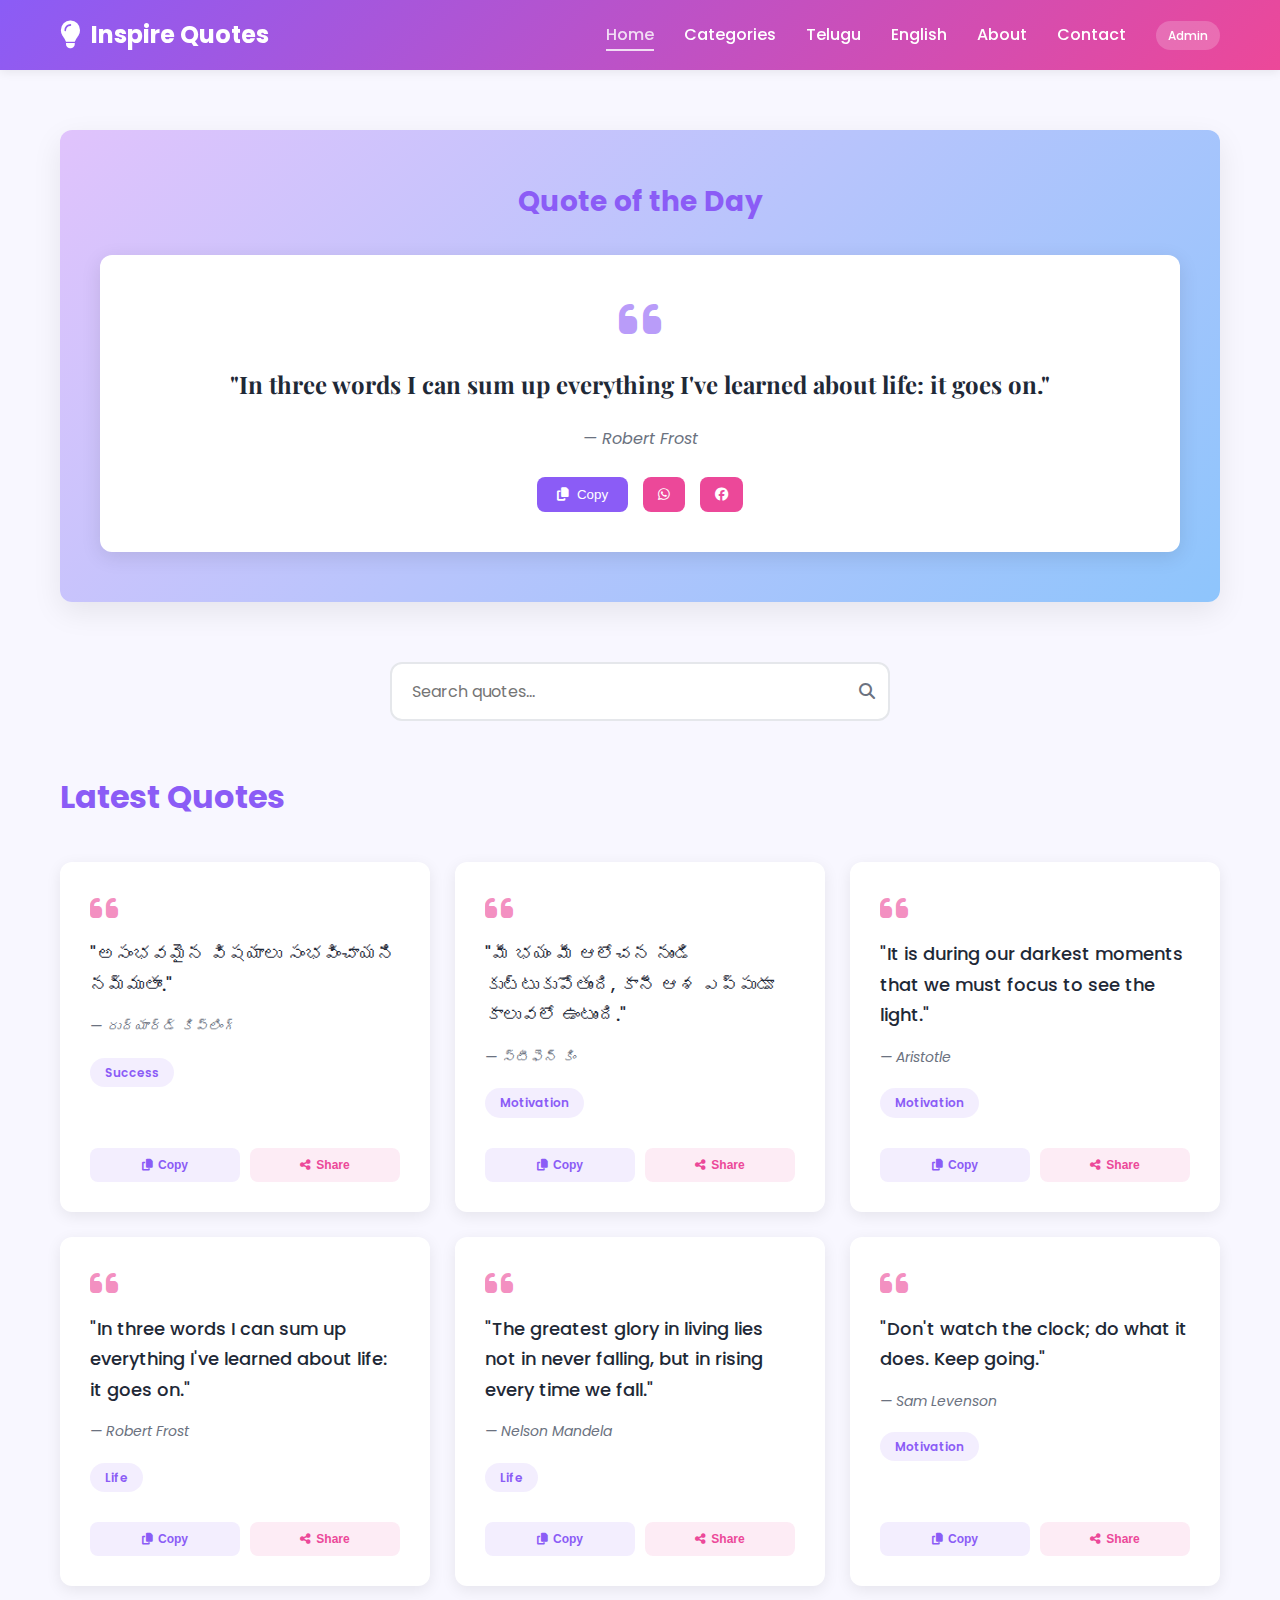
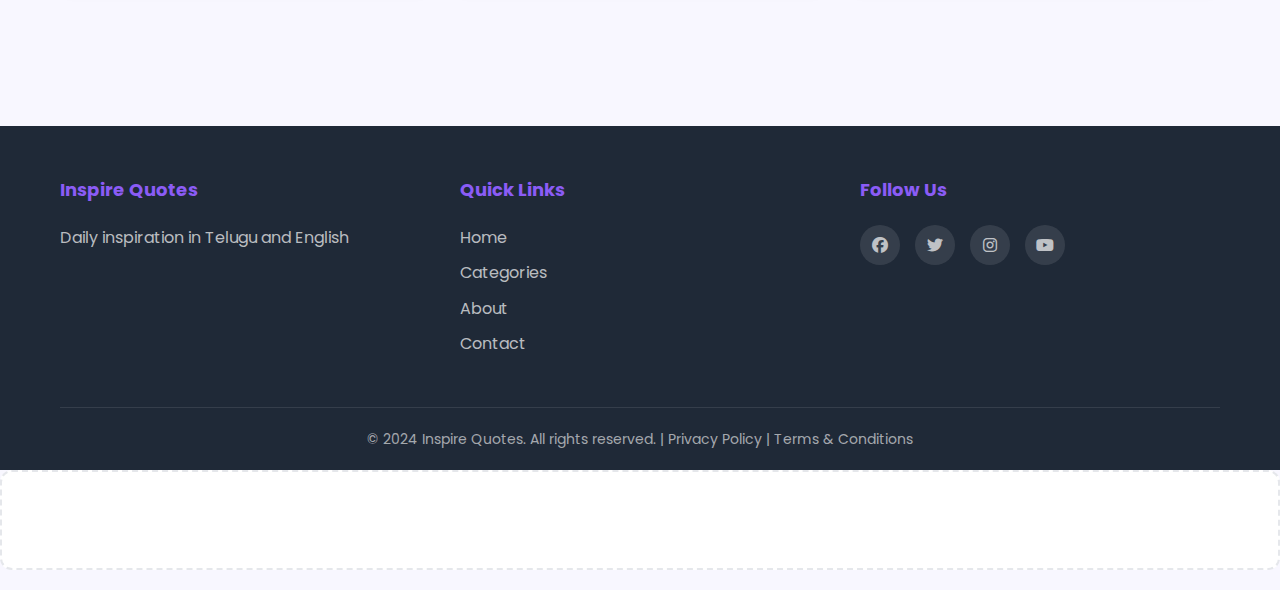
<file: index.html>
<!DOCTYPE html>
<html lang="en">
<head>
    <meta charset="UTF-8">
    <meta name="viewport" content="width=device-width, initial-scale=1.0">
    <meta name="description" content="Inspire Quotes - A collection of inspiring quotes in Telugu and English. Find motivation, love, life, friendship, and success quotes daily.">
    <meta name="keywords" content="quotes, Telugu quotes, English quotes, motivation, inspiration, love quotes, success">
    <meta name="author" content="Inspire Quotes">
    <meta name="robots" content="index, follow">
    <meta property="og:title" content="Inspire Quotes - Daily Inspiration">
    <meta property="og:description" content="Explore inspiring quotes in Telugu and English">
    <meta property="og:type" content="website">
    
    <title>Inspire Quotes - Daily Inspiration in Telugu & English</title>
    <link rel="stylesheet" href="styles.css">
    <link rel="stylesheet" href="https://cdnjs.cloudflare.com/ajax/libs/font-awesome/6.4.0/css/all.min.css">
    <link href="https://fonts.googleapis.com/css2?family=Poppins:wght@300;400;500;600;700&family=Playfair+Display:wght@700&display=swap" rel="stylesheet">
</head>
<body>
    <!-- Navigation -->
    <nav class="navbar">
        <div class="container">
            <div class="nav-content">
                <div class="logo">
                    <i class="fas fa-lightbulb"></i>
                    <span>Inspire Quotes</span>
                </div>
                <div class="menu-toggle" id="menuToggle">
                    <span></span>
                    <span></span>
                    <span></span>
                </div>
                <ul class="nav-menu" id="navMenu">
                    <li><a href="#" onclick="showPage('home')" class="active">Home</a></li>
                    <li><a href="#" onclick="showPage('categories')">Categories</a></li>
                    <li><a href="#" onclick="showPage('telugu')">Telugu</a></li>
                    <li><a href="#" onclick="showPage('english')">English</a></li>
                    <li><a href="#" onclick="showPage('about')">About</a></li>
                    <li><a href="#" onclick="showPage('contact')">Contact</a></li>
                    <li><a href="#" onclick="showPage('admin')" class="admin-link">Admin</a></li>
                </ul>
            </div>
        </div>
    </nav>

    <!-- Main Content -->
    <main class="main-content">
        <div class="container">
            <!-- Home Page -->
            <div id="home" class="page active">
                <!-- Daily Featured Quote -->
                <section class="featured-quote">
                    <div class="featured-content">
                        <h2>Quote of the Day</h2>
                        <div class="featured-quote-card" id="featuredQuote">
                            <i class="fas fa-quote-left quote-icon"></i>
                            <p id="featuredText"></p>
                            <p id="featuredAuthor"></p>
                            <div class="featured-buttons">
                                <button onclick="copyFeaturedQuote()" class="btn-copy"><i class="fas fa-copy"></i> Copy</button>
                                <button onclick="shareFeaturedQuote('whatsapp')" class="btn-share"><i class="fab fa-whatsapp"></i></button>
                                <button onclick="shareFeaturedQuote('facebook')" class="btn-share"><i class="fab fa-facebook"></i></button>
                            </div>
                        </div>
                    </div>
                </section>

                <!-- Search Bar -->
                <section class="search-section">
                    <div class="search-container">
                        <input type="text" id="searchInput" placeholder="Search quotes..." onkeyup="searchQuotes()">
                        <i class="fas fa-search"></i>
                    </div>
                </section>

                <!-- Latest Quotes -->
                <section class="quotes-section">
                    <h2>Latest Quotes</h2>
                    <div class="quotes-grid" id="latestQuotes">
                        <!-- Quotes will be loaded here -->
                    </div>
                </section>
            </div>

            <!-- Categories Page -->
            <div id="categories" class="page">
                <h1>Browse by Category</h1>
                <div class="categories-grid">
                    <div class="category-card" onclick="filterByCategory('motivation')">
                        <i class="fas fa-fire"></i>
                        <h3>Motivation</h3>
                    </div>
                    <div class="category-card" onclick="filterByCategory('love')">
                        <i class="fas fa-heart"></i>
                        <h3>Love</h3>
                    </div>
                    <div class="category-card" onclick="filterByCategory('life')">
                        <i class="fas fa-leaf"></i>
                        <h3>Life</h3>
                    </div>
                    <div class="category-card" onclick="filterByCategory('friendship')">
                        <i class="fas fa-handshake"></i>
                        <h3>Friendship</h3>
                    </div>
                    <div class="category-card" onclick="filterByCategory('success')">
                        <i class="fas fa-trophy"></i>
                        <h3>Success</h3>
                    </div>
                </div>
                <div class="quotes-grid" id="categoryQuotes">
                    <!-- Category quotes will be loaded here -->
                </div>
            </div>

            <!-- Telugu Quotes Page -->
            <div id="telugu" class="page">
                <h1>తెలుగు కోట్‌లు (Telugu Quotes)</h1>
                <div class="language-filter">
                    <select id="teluguCategoryFilter" onchange="filterTeluguByCategory()">
                        <option value="">All Categories</option>
                        <option value="motivation">Motivation</option>
                        <option value="love">Love</option>
                        <option value="life">Life</option>
                        <option value="friendship">Friendship</option>
                        <option value="success">Success</option>
                    </select>
                </div>
                <div class="quotes-grid" id="teluguQuotes">
                    <!-- Telugu quotes will be loaded here -->
                </div>
            </div>

            <!-- English Quotes Page -->
            <div id="english" class="page">
                <h1>English Quotes</h1>
                <div class="language-filter">
                    <select id="englishCategoryFilter" onchange="filterEnglishByCategory()">
                        <option value="">All Categories</option>
                        <option value="motivation">Motivation</option>
                        <option value="love">Love</option>
                        <option value="life">Life</option>
                        <option value="friendship">Friendship</option>
                        <option value="success">Success</option>
                    </select>
                </div>
                <div class="quotes-grid" id="englishQuotes">
                    <!-- English quotes will be loaded here -->
                </div>
            </div>

            <!-- About Page -->
            <div id="about" class="page">
                <h1>About Inspire Quotes</h1>
                <div class="about-content">
                    <div class="about-section">
                        <h2><i class="fas fa-lightbulb"></i> Our Mission</h2>
                        <p>At Inspire Quotes, we believe that the right words at the right time can transform lives. Our mission is to provide you with daily inspiration through carefully curated quotes in Telugu and English.</p>
                    </div>
                    <div class="about-section">
                        <h2><i class="fas fa-globe"></i> Bilingual Collection</h2>
                        <p>We offer quotes in both Telugu and English to ensure that we reach a wider audience. Whether you prefer quotes in your native language or want to practice English, we have something for everyone.</p>
                    </div>
                    <div class="about-section">
                        <h2><i class="fas fa-star"></i> Why Choose Us?</h2>
                        <ul>
                            <li>✨ Carefully curated quotes from renowned personalities</li>
                            <li>✨ Easy-to-use interface for finding inspiration</li>
                            <li>✨ Share your favorite quotes with friends and family</li>
                            <li>✨ Daily featured quote to start your day with motivation</li>
                            <li>✨ Category-based browsing for quick discovery</li>
                            <li>✨ Fast, responsive design for all devices</li>
                        </ul>
                    </div>
                </div>
            </div>

            <!-- Contact Page -->
            <div id="contact" class="page">
                <h1>Get in Touch</h1>
                <div class="contact-container">
                    <div class="contact-info">
                        <h2>Contact Information</h2>
                        <div class="info-item">
                            <i class="fas fa-envelope"></i>
                            <div>
                                <p><strong>Email</strong></p>
                                <p><a href="mailto:contact@inspirequotes.com">contact@inspirequotes.com</a></p>
                            </div>
                        </div>
                        <div class="info-item">
                            <i class="fas fa-phone"></i>
                            <div>
                                <p><strong>Phone</strong></p>
                                <p>+91 XXXXXXXXXX</p>
                            </div>
                        </div>
                        <div class="info-item">
                            <i class="fas fa-map-marker-alt"></i>
                            <div>
                                <p><strong>Address</strong></p>
                                <p>Inspire Quotes, India</p>
                            </div>
                        </div>
                    </div>
                    <form class="contact-form" onsubmit="submitContactForm(event)">
                        <div class="form-group">
                            <label for="name">Full Name *</label>
                            <input type="text" id="name" required>
                        </div>
                        <div class="form-group">
                            <label for="email">Email Address *</label>
                            <input type="email" id="email" required>
                        </div>
                        <div class="form-group">
                            <label for="subject">Subject *</label>
                            <input type="text" id="subject" required>
                        </div>
                        <div class="form-group">
                            <label for="message">Message *</label>
                            <textarea id="message" rows="5" required></textarea>
                        </div>
                        <button type="submit" class="btn-submit">Send Message</button>
                    </form>
                </div>
            </div>

            <!-- Admin Panel -->
            <div id="admin" class="page">
                <div class="admin-header">
                    <h1>Admin Panel - Add New Quote</h1>
                    <p class="password-note">Password: admin123</p>
                </div>
                <div class="admin-login" id="adminLogin">
                    <div class="login-form">
                        <h2>Admin Login</h2>
                        <div class="form-group">
                            <label for="adminPassword">Password</label>
                            <input type="password" id="adminPassword" placeholder="Enter admin password">
                        </div>
                        <button onclick="adminLogin()" class="btn-submit">Login</button>
                    </div>
                </div>
                <div class="admin-panel" id="adminPanel" style="display: none;">
                    <form onsubmit="addNewQuote(event)">
                        <div class="form-group">
                            <label for="quoteText">Quote Text *</label>
                            <textarea id="quoteText" required></textarea>
                        </div>
                        <div class="form-group">
                            <label for="quoteAuthor">Author *</label>
                            <input type="text" id="quoteAuthor" required>
                        </div>
                        <div class="form-group">
                            <label for="quoteLanguage">Language *</label>
                            <select id="quoteLanguage" required>
                                <option value="">Select Language</option>
                                <option value="telugu">Telugu</option>
                                <option value="english">English</option>
                            </select>
                        </div>
                        <div class="form-group">
                            <label for="quoteCategory">Category *</label>
                            <select id="quoteCategory" required>
                                <option value="">Select Category</option>
                                <option value="motivation">Motivation</option>
                                <option value="love">Love</option>
                                <option value="life">Life</option>
                                <option value="friendship">Friendship</option>
                                <option value="success">Success</option>
                            </select>
                        </div>
                        <button type="submit" class="btn-submit">Add Quote</button>
                    </form>

                    <div class="admin-section">
                        <h3>Manage Quotes</h3>
                        <div class="quotes-list" id="quotesList">
                            <!-- Quotes list will be displayed here -->
                        </div>
                    </div>
                </div>
            </div>
        </div>
    </main>

    <!-- Footer -->
    <footer class="footer">
        <div class="container">
            <div class="footer-content">
                <div class="footer-section">
                    <h3>Inspire Quotes</h3>
                    <p>Daily inspiration in Telugu and English</p>
                </div>
                <div class="footer-section">
                    <h3>Quick Links</h3>
                    <ul>
                        <li><a href="#" onclick="showPage('home')">Home</a></li>
                        <li><a href="#" onclick="showPage('categories')">Categories</a></li>
                        <li><a href="#" onclick="showPage('about')">About</a></li>
                        <li><a href="#" onclick="showPage('contact')">Contact</a></li>
                    </ul>
                </div>
                <div class="footer-section">
                    <h3>Follow Us</h3>
                    <div class="social-links">
                        <a href="#" class="social-link"><i class="fab fa-facebook"></i></a>
                        <a href="#" class="social-link"><i class="fab fa-twitter"></i></a>
                        <a href="#" class="social-link"><i class="fab fa-instagram"></i></a>
                        <a href="#" class="social-link"><i class="fab fa-youtube"></i></a>
                    </div>
                </div>
            </div>
            <div class="footer-bottom">
                <p>&copy; 2024 Inspire Quotes. All rights reserved. | <a href="#">Privacy Policy</a> | <a href="#">Terms & Conditions</a></p>
            </div>
        </div>
    </footer>

    <!-- Ad Space (Google AdSense Ready) -->
    <div class="ad-space">
        <!-- Google AdSense code can be inserted here -->
    </div>

    <script src="script.js"></script>
</body>
</html>
</file>
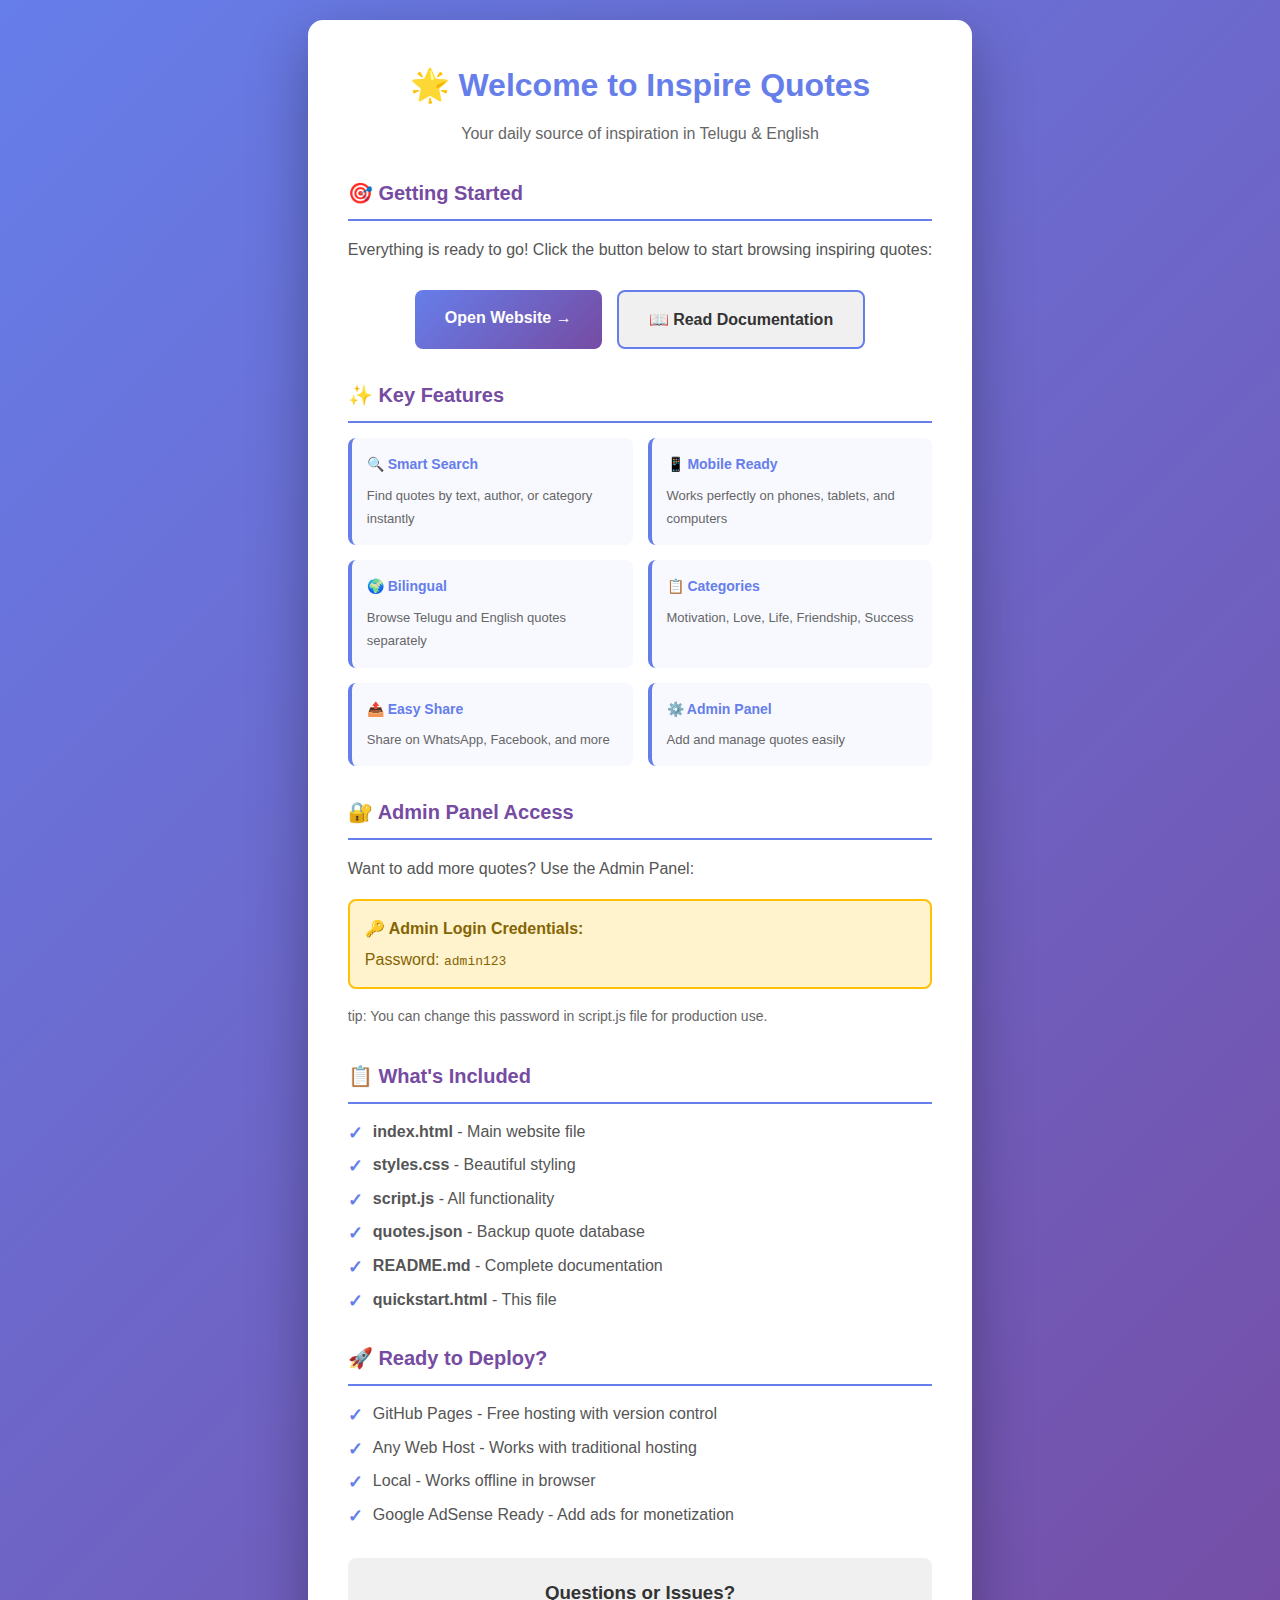
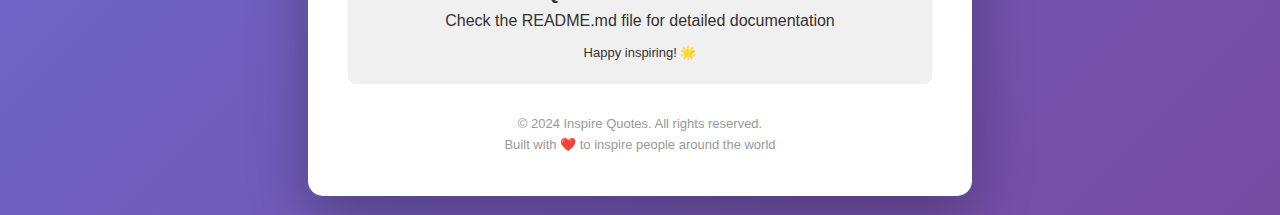
<file: quickstart.html>
<!-- 
    INSPIRE QUOTES - QUICK START GUIDE
    Open this file in any browser to get started instantly
-->
<!DOCTYPE html>
<html lang="en">
<head>
    <meta charset="UTF-8">
    <meta name="viewport" content="width=device-width, initial-scale=1.0">
    <title>Inspire Quotes - Quick Start</title>
    <style>
        * { margin: 0; padding: 0; box-sizing: border-box; }
        body {
            font-family: 'Segoe UI', Tahoma, Geneva, Verdana, sans-serif;
            line-height: 1.6;
            color: #333;
            background: linear-gradient(135deg, #667eea 0%, #764ba2 100%);
            min-height: 100vh;
            display: flex;
            align-items: center;
            justify-content: center;
            padding: 20px;
        }
        .container {
            background: white;
            border-radius: 15px;
            box-shadow: 0 20px 60px rgba(0, 0, 0, 0.3);
            max-width: 800px;
            padding: 40px;
        }
        h1 {
            color: #667eea;
            margin-bottom: 10px;
            text-align: center;
        }
        .subtitle {
            text-align: center;
            color: #666;
            margin-bottom: 30px;
        }
        .section {
            margin-bottom: 30px;
        }
        .section h2 {
            color: #764ba2;
            font-size: 20px;
            margin-bottom: 15px;
            border-bottom: 2px solid #667eea;
            padding-bottom: 10px;
        }
        .section p {
            color: #555;
            margin-bottom: 10px;
            line-height: 1.8;
        }
        .section ul {
            list-style: none;
            padding-left: 0;
        }
        .section li {
            color: #555;
            margin-bottom: 8px;
            padding-left: 25px;
            position: relative;
        }
        .section li:before {
            content: "✓";
            position: absolute;
            left: 0;
            color: #667eea;
            font-weight: bold;
            font-size: 18px;
        }
        .button-group {
            display: flex;
            gap: 15px;
            margin-top: 25px;
            flex-wrap: wrap;
            justify-content: center;
        }
        a {
            display: inline-block;
            padding: 15px 30px;
            border-radius: 8px;
            text-decoration: none;
            font-weight: 600;
            transition: all 0.3s ease;
            text-align: center;
        }
        .btn-primary {
            background: linear-gradient(135deg, #667eea 0%, #764ba2 100%);
            color: white;
            min-width: 150px;
        }
        .btn-primary:hover {
            transform: translateY(-2px);
            box-shadow: 0 5px 20px rgba(102, 126, 234, 0.4);
        }
        .btn-secondary {
            background: #f0f0f0;
            color: #333;
            border: 2px solid #667eea;
            min-width: 150px;
        }
        .btn-secondary:hover {
            background: #667eea;
            color: white;
        }
        .feature-grid {
            display: grid;
            grid-template-columns: repeat(auto-fit, minmax(200px, 1fr));
            gap: 15px;
            margin-top: 15px;
        }
        .feature-card {
            background: #f8f9ff;
            padding: 15px;
            border-radius: 8px;
            border-left: 4px solid #667eea;
        }
        .feature-card h3 {
            color: #667eea;
            margin-bottom: 8px;
            font-size: 14px;
        }
        .feature-card p {
            font-size: 13px;
            color: #666;
            margin: 0;
        }
        .password-box {
            background: #fff3cd;
            border: 2px solid #ffc107;
            border-radius: 8px;
            padding: 15px;
            margin-top: 15px;
            color: #856404;
        }
        .password-box strong {
            display: block;
            margin-bottom: 5px;
        }
        .contact-section {
            background: #f0f0f0;
            padding: 20px;
            border-radius: 8px;
            text-align: center;
            margin-top: 30px;
        }
        .footer {
            text-align: center;
            margin-top: 30px;
            color: #999;
            font-size: 13px;
        }
    </style>
</head>
<body>
    <div class="container">
        <h1>🌟 Welcome to Inspire Quotes</h1>
        <p class="subtitle">Your daily source of inspiration in Telugu & English</p>

        <div class="section">
            <h2>🎯 Getting Started</h2>
            <p>Everything is ready to go! Click the button below to start browsing inspiring quotes:</p>
            <div class="button-group">
                <a href="index.html" class="btn-primary">Open Website →</a>
                <a href="README.md" class="btn-secondary">📖 Read Documentation</a>
            </div>
        </div>

        <div class="section">
            <h2>✨ Key Features</h2>
            <div class="feature-grid">
                <div class="feature-card">
                    <h3>🔍 Smart Search</h3>
                    <p>Find quotes by text, author, or category instantly</p>
                </div>
                <div class="feature-card">
                    <h3>📱 Mobile Ready</h3>
                    <p>Works perfectly on phones, tablets, and computers</p>
                </div>
                <div class="feature-card">
                    <h3>🌍 Bilingual</h3>
                    <p>Browse Telugu and English quotes separately</p>
                </div>
                <div class="feature-card">
                    <h3>📋 Categories</h3>
                    <p>Motivation, Love, Life, Friendship, Success</p>
                </div>
                <div class="feature-card">
                    <h3>📤 Easy Share</h3>
                    <p>Share on WhatsApp, Facebook, and more</p>
                </div>
                <div class="feature-card">
                    <h3>⚙️ Admin Panel</h3>
                    <p>Add and manage quotes easily</p>
                </div>
            </div>
        </div>

        <div class="section">
            <h2>🔐 Admin Panel Access</h2>
            <p>Want to add more quotes? Use the Admin Panel:</p>
            <div class="password-box">
                <strong>🔑 Admin Login Credentials:</strong>
                Password: <code>admin123</code>
            </div>
            <p style="margin-top: 15px; color: #666; font-size: 14px;">
                tip: You can change this password in script.js file for production use.
            </p>
        </div>

        <div class="section">
            <h2>📋 What's Included</h2>
            <ul>
                <li><strong>index.html</strong> - Main website file</li>
                <li><strong>styles.css</strong> - Beautiful styling</li>
                <li><strong>script.js</strong> - All functionality</li>
                <li><strong>quotes.json</strong> - Backup quote database</li>
                <li><strong>README.md</strong> - Complete documentation</li>
                <li><strong>quickstart.html</strong> - This file</li>
            </ul>
        </div>

        <div class="section">
            <h2>🚀 Ready to Deploy?</h2>
            <ul>
                <li>GitHub Pages - Free hosting with version control</li>
                <li>Any Web Host - Works with traditional hosting</li>
                <li>Local - Works offline in browser</li>
                <li>Google AdSense Ready - Add ads for monetization</li>
            </ul>
        </div>

        <div class="contact-section">
            <h3>Questions or Issues?</h3>
            <p>Check the README.md file for detailed documentation</p>
            <p style="margin-top: 10px; font-size: 13px;">
                Happy inspiring! 🌟
            </p>
        </div>

        <div class="footer">
            <p>© 2024 Inspire Quotes. All rights reserved.</p>
            <p>Built with ❤️ to inspire people around the world</p>
        </div>
    </div>
</body>
</html>
</file>
<file: styles.css>
/* ========================================
   Root Styles and Variables
   ======================================== */
:root {
    --color-primary: #8B5CF6;
    --color-secondary: #EC4899;
    --color-accent: #F59E0B;
    --color-light-bg: #F8F7FF;
    --color-white: #FFFFFF;
    --color-text-dark: #1F2937;
    --color-text-light: #6B7280;
    --color-border: #E5E7EB;
    --color-shadow: rgba(0, 0, 0, 0.08);
    --color-success: #10B981;
    --color-danger: #EF4444;
    
    --font-primary: 'Poppins', sans-serif;
    --font-display: 'Playfair Display', serif;
    
    --transition: all 0.3s ease;
    --border-radius: 12px;
}

/* ========================================
   Global Styles
   ======================================== */
* {
    margin: 0;
    padding: 0;
    box-sizing: border-box;
}

html {
    scroll-behavior: smooth;
}

body {
    font-family: var(--font-primary);
    color: var(--color-text-dark);
    background-color: var(--color-light-bg);
    line-height: 1.6;
}

.container {
    max-width: 1200px;
    margin: 0 auto;
    padding: 0 20px;
}

/* ========================================
   Navigation Bar
   ======================================== */
.navbar {
    background: linear-gradient(135deg, var(--color-primary) 0%, var(--color-secondary) 100%);
    padding: 1rem 0;
    position: sticky;
    top: 0;
    z-index: 100;
    box-shadow: 0 2px 10px var(--color-shadow);
}

.nav-content {
    display: flex;
    justify-content: space-between;
    align-items: center;
}

.logo {
    display: flex;
    align-items: center;
    gap: 10px;
    font-size: 24px;
    font-weight: 700;
    color: var(--color-white);
    text-decoration: none;
}

.logo i {
    font-size: 28px;
}

.nav-menu {
    display: flex;
    list-style: none;
    gap: 30px;
    align-items: center;
}

.nav-menu a {
    color: var(--color-white);
    text-decoration: none;
    font-weight: 500;
    transition: var(--transition);
    position: relative;
}

.nav-menu a:hover,
.nav-menu a.active {
    opacity: 0.8;
}

.nav-menu a::after {
    content: '';
    position: absolute;
    bottom: -5px;
    left: 0;
    width: 0;
    height: 2px;
    background: var(--color-white);
    transition: var(--transition);
}

.nav-menu a.active::after {
    width: 100%;
}

.admin-link {
    background: rgba(255, 255, 255, 0.2);
    padding: 6px 12px;
    border-radius: 20px;
    font-size: 12px;
}

.menu-toggle {
    display: none;
    flex-direction: column;
    cursor: pointer;
}

.menu-toggle span {
    width: 25px;
    height: 3px;
    background: white;
    margin: 5px 0;
    border-radius: 3px;
    transition: var(--transition);
}

/* ========================================
   Main Content
   ======================================== */
.main-content {
    min-height: calc(100vh - 200px);
    padding: 60px 0;
}

.page {
    display: none;
    animation: fadeIn 0.5s ease-in;
}

.page.active {
    display: block;
}

@keyframes fadeIn {
    from {
        opacity: 0;
        transform: translateY(10px);
    }
    to {
        opacity: 1;
        transform: translateY(0);
    }
}

/* ========================================
   Featured Quote Section
   ======================================== */
.featured-quote {
    margin-bottom: 60px;
}

.featured-content {
    background: linear-gradient(135deg, #E0C3FC 0%, #8EC5FC 100%);
    border-radius: var(--border-radius);
    padding: 50px 40px;
    text-align: center;
    box-shadow: 0 10px 30px var(--color-shadow);
}

.featured-content h2 {
    color: var(--color-primary);
    margin-bottom: 30px;
    font-size: 28px;
    font-weight: 700;
}

.featured-quote-card {
    background: var(--color-white);
    border-radius: var(--border-radius);
    padding: 40px;
    box-shadow: 0 5px 20px rgba(0, 0, 0, 0.1);
}

.quote-icon {
    font-size: 48px;
    color: var(--color-primary);
    margin-bottom: 20px;
    opacity: 0.6;
}

.featured-quote-card p:first-of-type {
    font-size: 24px;
    font-family: var(--font-display);
    color: var(--color-text-dark);
    margin-bottom: 20px;
    line-height: 1.8;
    font-weight: 700;
}

.featured-quote-card p:last-of-type {
    font-size: 16px;
    color: var(--color-text-light);
    margin-bottom: 25px;
    font-style: italic;
}

.featured-buttons {
    display: flex;
    justify-content: center;
    gap: 15px;
    flex-wrap: wrap;
}

.btn-copy,
.btn-share {
    background: var(--color-primary);
    color: var(--color-white);
    border: none;
    padding: 10px 20px;
    border-radius: 8px;
    cursor: pointer;
    font-weight: 500;
    transition: var(--transition);
    display: flex;
    align-items: center;
    gap: 8px;
}

.btn-copy:hover,
.btn-share:hover {
    transform: translateY(-2px);
    box-shadow: 0 5px 15px rgba(139, 92, 246, 0.4);
}

.btn-share {
    background: var(--color-secondary);
    padding: 10px 15px;
}

.btn-share:hover {
    box-shadow: 0 5px 15px rgba(236, 72, 153, 0.4);
}

/* ========================================
   Search Section
   ======================================== */
.search-section {
    margin-bottom: 50px;
}

.search-container {
    position: relative;
    max-width: 500px;
    margin: 0 auto;
}

#searchInput {
    width: 100%;
    padding: 15px 40px 15px 20px;
    border: 2px solid var(--color-border);
    border-radius: var(--border-radius);
    font-size: 16px;
    font-family: var(--font-primary);
    transition: var(--transition);
}

#searchInput:focus {
    outline: none;
    border-color: var(--color-primary);
    box-shadow: 0 0 0 3px rgba(139, 92, 246, 0.1);
}

.search-container i {
    position: absolute;
    right: 15px;
    top: 50%;
    transform: translateY(-50%);
    color: var(--color-text-light);
    pointer-events: none;
}

/* ========================================
   Quotes Section
   ======================================== */
.quotes-section h2,
.page h1 {
    font-size: 32px;
    color: var(--color-primary);
    margin-bottom: 40px;
    font-weight: 700;
}

.page h1 {
    text-align: center;
}

.quotes-grid {
    display: grid;
    grid-template-columns: repeat(auto-fill, minmax(300px, 1fr));
    gap: 25px;
    margin-top: 30px;
}

.quote-card {
    background: var(--color-white);
    border-radius: var(--border-radius);
    padding: 30px;
    box-shadow: 0 4px 15px var(--color-shadow);
    transition: var(--transition);
    display: flex;
    flex-direction: column;
    justify-content: space-between;
}

.quote-card:hover {
    transform: translateY(-5px);
    box-shadow: 0 8px 25px rgba(0, 0, 0, 0.12);
}

.quote-card .quote-icon {
    font-size: 32px;
    color: var(--color-secondary);
    margin-bottom: 15px;
}

.quote-card .quote-text {
    font-size: 18px;
    color: var(--color-text-dark);
    margin-bottom: 15px;
    line-height: 1.7;
    font-weight: 500;
}

.quote-card .quote-author {
    font-size: 14px;
    color: var(--color-text-light);
    margin-bottom: 20px;
    font-style: italic;
}

.quote-card .quote-category {
    display: inline-block;
    background: rgba(139, 92, 246, 0.1);
    color: var(--color-primary);
    padding: 5px 15px;
    border-radius: 20px;
    font-size: 12px;
    font-weight: 600;
    margin-bottom: 15px;
    width: fit-content;
}

.quote-card .quote-actions {
    display: flex;
    gap: 10px;
    margin-top: 15px;
    flex-wrap: wrap;
}

.quote-card button {
    flex: 1;
    padding: 10px;
    border: none;
    border-radius: 8px;
    cursor: pointer;
    font-weight: 600;
    font-size: 12px;
    transition: var(--transition);
    display: flex;
    align-items: center;
    justify-content: center;
    gap: 5px;
}

.btn-copy-quote {
    background: rgba(139, 92, 246, 0.1);
    color: var(--color-primary);
}

.btn-copy-quote:hover {
    background: var(--color-primary);
    color: var(--color-white);
}

.btn-share-quote {
    background: rgba(236, 72, 153, 0.1);
    color: var(--color-secondary);
}

.btn-share-quote:hover {
    background: var(--color-secondary);
    color: var(--color-white);
}

/* ========================================
   Categories Section
   ======================================== */
.categories-grid {
    display: grid;
    grid-template-columns: repeat(auto-fit, minmax(150px, 1fr));
    gap: 20px;
    margin-bottom: 50px;
}

.category-card {
    background: linear-gradient(135deg, var(--color-primary) 0%, var(--color-secondary) 100%);
    color: var(--color-white);
    padding: 40px 20px;
    border-radius: var(--border-radius);
    text-align: center;
    cursor: pointer;
    transition: var(--transition);
    box-shadow: 0 4px 15px var(--color-shadow);
}

.category-card:hover {
    transform: scale(1.05);
    box-shadow: 0 8px 25px rgba(0, 0, 0, 0.15);
}

.category-card i {
    font-size: 40px;
    margin-bottom: 15px;
    display: block;
}

.category-card h3 {
    font-size: 18px;
    font-weight: 600;
}

/* ========================================
   Language Filter
   ======================================== */
.language-filter {
    margin-bottom: 30px;
    text-align: center;
}

.language-filter select {
    padding: 12px 20px;
    border: 2px solid var(--color-border);
    border-radius: var(--border-radius);
    font-family: var(--font-primary);
    font-size: 14px;
    cursor: pointer;
    transition: var(--transition);
    background: var(--color-white);
}

.language-filter select:focus {
    outline: none;
    border-color: var(--color-primary);
    box-shadow: 0 0 0 3px rgba(139, 92, 246, 0.1);
}

/* ========================================
   About Section
   ======================================== */
.about-content {
    display: grid;
    gap: 40px;
}

.about-section {
    background: var(--color-white);
    padding: 30px;
    border-radius: var(--border-radius);
    box-shadow: 0 4px 15px var(--color-shadow);
}

.about-section h2 {
    color: var(--color-primary);
    font-size: 22px;
    margin-bottom: 15px;
    display: flex;
    align-items: center;
    gap: 10px;
}

.about-section h2 i {
    color: var(--color-secondary);
}

.about-section p {
    color: var(--color-text-light);
    line-height: 1.8;
    margin-bottom: 10px;
}

.about-section ul {
    list-style: none;
    padding-left: 0;
}

.about-section li {
    color: var(--color-text-light);
    margin-bottom: 12px;
    line-height: 1.8;
}

/* ========================================
   Contact Section
   ======================================== */
.contact-container {
    display: grid;
    grid-template-columns: 1fr 1fr;
    gap: 40px;
    margin-top: 30px;
}

.contact-info h2 {
    color: var(--color-primary);
    margin-bottom: 25px;
}

.info-item {
    display: flex;
    gap: 20px;
    margin-bottom: 25px;
    padding-bottom: 25px;
    border-bottom: 1px solid var(--color-border);
}

.info-item i {
    font-size: 24px;
    color: var(--color-secondary);
    flex-shrink: 0;
}

.info-item p {
    margin: 0;
}

.info-item strong {
    color: var(--color-text-dark);
    display: block;
    margin-bottom: 5px;
}

.info-item a {
    color: var(--color-primary);
    text-decoration: none;
    transition: var(--transition);
}

.info-item a:hover {
    text-decoration: underline;
}

.contact-form {
    background: var(--color-white);
    padding: 30px;
    border-radius: var(--border-radius);
    box-shadow: 0 4px 15px var(--color-shadow);
}

.form-group {
    margin-bottom: 20px;
}

.form-group label {
    display: block;
    margin-bottom: 8px;
    color: var(--color-text-dark);
    font-weight: 600;
}

.form-group input,
.form-group textarea,
.form-group select {
    width: 100%;
    padding: 12px;
    border: 2px solid var(--color-border);
    border-radius: 8px;
    font-family: var(--font-primary);
    font-size: 14px;
    transition: var(--transition);
}

.form-group input:focus,
.form-group textarea:focus,
.form-group select:focus {
    outline: none;
    border-color: var(--color-primary);
    box-shadow: 0 0 0 3px rgba(139, 92, 246, 0.1);
}

.btn-submit {
    width: 100%;
    padding: 14px;
    background: linear-gradient(135deg, var(--color-primary) 0%, var(--color-secondary) 100%);
    color: var(--color-white);
    border: none;
    border-radius: 8px;
    font-weight: 600;
    font-size: 16px;
    cursor: pointer;
    transition: var(--transition);
}

.btn-submit:hover {
    transform: translateY(-2px);
    box-shadow: 0 5px 20px rgba(139, 92, 246, 0.4);
}

/* ========================================
   Admin Panel
   ======================================== */
.admin-header {
    text-align: center;
    margin-bottom: 40px;
}

.password-note {
    color: var(--color-text-light);
    font-size: 14px;
    font-style: italic;
}

.admin-login,
.admin-panel {
    background: var(--color-white);
    padding: 40px;
    border-radius: var(--border-radius);
    box-shadow: 0 4px 15px var(--color-shadow);
    max-width: 500px;
    margin: 0 auto;
}

.login-form h2 {
    color: var(--color-primary);
    margin-bottom: 25px;
    text-align: center;
}

.admin-panel {
    max-width: 100%;
}

.admin-panel form {
    margin-bottom: 40px;
    padding-bottom: 40px;
    border-bottom: 2px solid var(--color-border);
}

.admin-section {
    margin-top: 30px;
}

.admin-section h3 {
    color: var(--color-primary);
    margin-bottom: 20px;
}

.quotes-list {
    max-height: 500px;
    overflow-y: auto;
}

.admin-quote-item {
    background: var(--color-light-bg);
    padding: 15px;
    border-radius: 8px;
    margin-bottom: 15px;
    border-left: 4px solid var(--color-primary);
}

.admin-quote-item p {
    margin: 0 0 5px 0;
    color: var(--color-text-dark);
}

.admin-quote-item .small {
    font-size: 12px;
    color: var(--color-text-light);
}

.btn-delete {
    background: var(--color-danger);
    color: white;
    padding: 6px 12px;
    border: none;
    border-radius: 6px;
    cursor: pointer;
    font-size: 12px;
    margin-top: 10px;
}

.btn-delete:hover {
    opacity: 0.8;
}

/* ========================================
   Footer
   ======================================== */
.footer {
    background: var(--color-text-dark);
    color: var(--color-white);
    padding: 50px 0 20px;
    margin-top: 80px;
}

.footer-content {
    display: grid;
    grid-template-columns: repeat(auto-fit, minmax(250px, 1fr));
    gap: 40px;
    margin-bottom: 40px;
}

.footer-section h3 {
    margin-bottom: 20px;
    color: var(--color-primary);
    font-size: 18px;
}

.footer-section p {
    color: rgba(255, 255, 255, 0.7);
    margin-bottom: 10px;
}

.footer-section ul {
    list-style: none;
}

.footer-section ul li {
    margin-bottom: 10px;
}

.footer-section a {
    color: rgba(255, 255, 255, 0.7);
    text-decoration: none;
    transition: var(--transition);
}

.footer-section a:hover {
    color: var(--color-primary);
}

.social-links {
    display: flex;
    gap: 15px;
}

.social-link {
    display: inline-flex;
    align-items: center;
    justify-content: center;
    width: 40px;
    height: 40px;
    background: rgba(255, 255, 255, 0.1);
    border-radius: 50%;
    transition: var(--transition);
}

.social-link:hover {
    background: var(--color-primary);
}

.footer-bottom {
    border-top: 1px solid rgba(255, 255, 255, 0.1);
    padding-top: 20px;
    text-align: center;
    color: rgba(255, 255, 255, 0.6);
    font-size: 14px;
}

.footer-bottom a {
    color: rgba(255, 255, 255, 0.6);
    text-decoration: none;
}

.footer-bottom a:hover {
    color: var(--color-primary);
}

/* ========================================
   Ad Space
   ======================================== */
.ad-space {
    background: var(--color-white);
    border: 2px dashed var(--color-border);
    border-radius: var(--border-radius);
    padding: 20px;
    text-align: center;
    color: var(--color-text-light);
    margin-bottom: 20px;
    min-height: 100px;
    display: flex;
    align-items: center;
    justify-content: center;
}

/* ========================================
   Responsive Design
   ======================================== */
@media (max-width: 768px) {
    .nav-menu {
        gap: 15px;
    }

    .nav-menu a {
        font-size: 14px;
    }

    .menu-toggle {
        display: flex;
    }

    .nav-menu.active {
        position: absolute;
        top: 60px;
        left: 0;
        right: 0;
        background: var(--color-primary);
        flex-direction: column;
        gap: 0;
        padding: 20px;
    }

    .nav-menu.active li {
        width: 100%;
    }

    .nav-menu.active a {
        padding: 10px 0;
        display: block;
    }

    .featured-content {
        padding: 30px 20px;
    }

    .featured-quote-card {
        padding: 25px;
    }

    .featured-quote-card p:first-of-type {
        font-size: 18px;
    }

    .quotes-grid {
        grid-template-columns: 1fr;
    }

    .categories-grid {
        grid-template-columns: repeat(2, 1fr);
    }

    .contact-container {
        grid-template-columns: 1fr;
    }

    .page h1 {
        font-size: 24px;
        margin-bottom: 25px;
    }

    .quotes-section h2 {
        font-size: 24px;
    }

    .featured-buttons {
        flex-direction: column;
    }

    .featured-buttons button {
        width: 100%;
    }

    .admin-login,
    .admin-panel {
        padding: 20px;
    }
}

@media (max-width: 480px) {
    .logo span {
        display: none;
    }

    .nav-menu {
        gap: 10px;
    }

    .featured-content {
        padding: 20px;
    }

    .featured-quote-card {
        padding: 20px;
    }

    .featured-quote-card p:first-of-type {
        font-size: 16px;
    }

    .quote-card {
        padding: 20px;
    }

    .categories-grid {
        grid-template-columns: 1fr;
    }

    .quote-icon {
        font-size: 36px;
    }

    .admin-license {
        font-size: 12px;
    }

    .footer-section {
        text-align: center;
    }

    .social-links {
        justify-content: center;
    }
}

/* ========================================
   Print Styles
   ======================================== */
@media print {
    .navbar,
    .footer,
    .featured-buttons,
    .quote-actions,
    .admin-link {
        display: none;
    }

    .quote-card {
        page-break-inside: avoid;
    }
}
</file>
